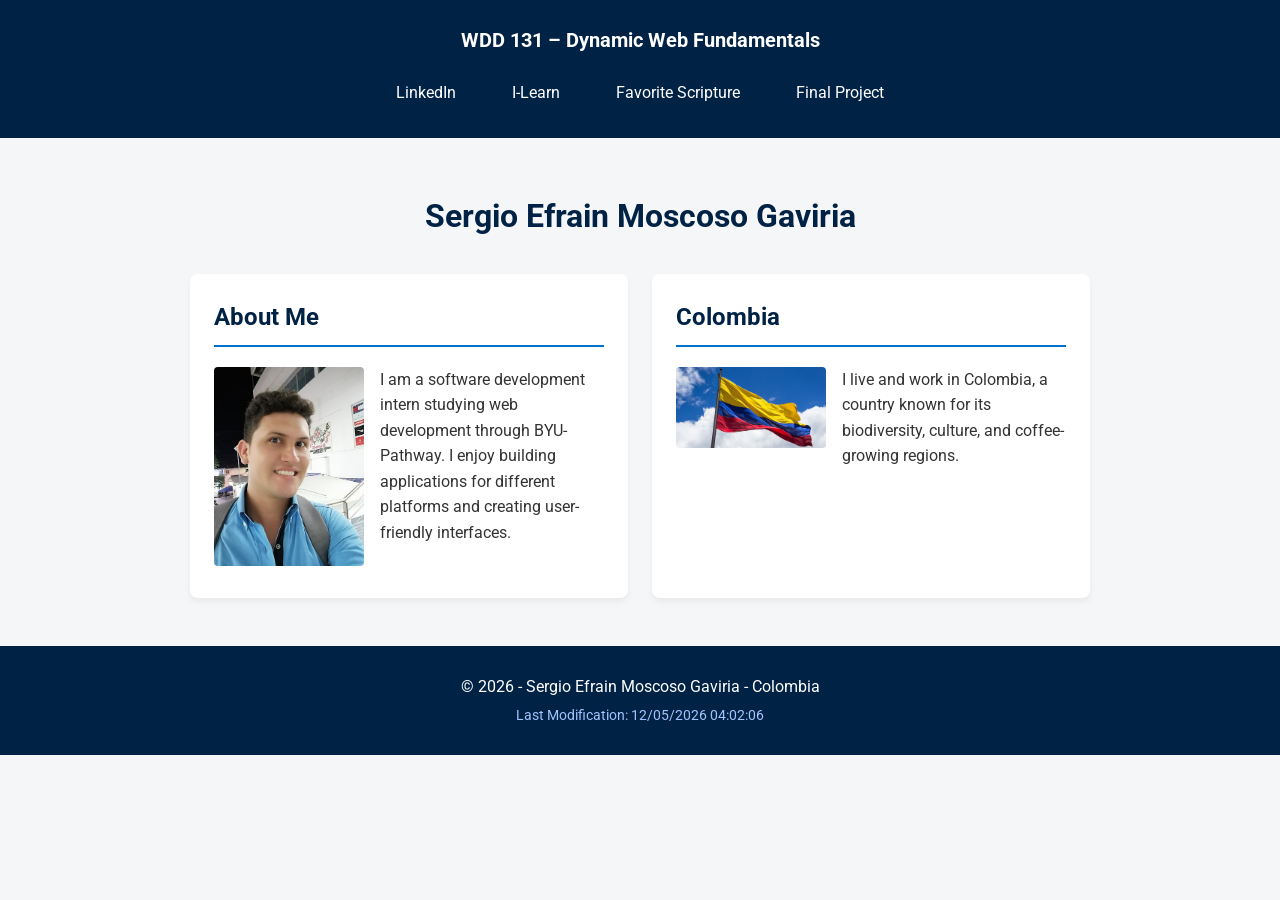
<file: index.html>
<!DOCTYPE html>
<html lang="en">
<head>
    <meta charset="utf-8">
    <meta name="viewport" content="width=device-width, initial-scale=1.0">
    <title>WDD 131 – Dynamic Web Fundamentals – Sergio Efrain Moscoso Gaviria</title>
    <meta name="description" content="Sergio Efrain Moscoso Gaviria's WDD 131 home page, featuring his background, studies, and life in Colombia.">
    <meta name="author" content="Sergio Efrain Moscoso Gaviria">
    
    <link rel="preconnect" href="https://fonts.googleapis.com">
    <link rel="preconnect" href="https://fonts.gstatic.com" crossorigin>
    <link href="https://fonts.googleapis.com/css2?family=Roboto:wght@300;400;700&display=swap" rel="stylesheet">
    
    <link rel="stylesheet" href="styles/base.css">
    
    <script src="scripts/getdates.js" defer></script>
</head>
<body>
    <header>
        <span id="course-title">WDD 131 – Dynamic Web Fundamentals</span>
        <nav>
            <a href="https://www.linkedin.com/in/sergio-moscoso-584940371/" target="_blank" rel="noopener">LinkedIn</a>
            <a href="https://byupw.instructure.com/" target="_blank" rel="noopener">I-Learn</a>
            <a href="https://www.churchofjesuschrist.org/study/scriptures/dc-testament/dc/4?lang=eng" target="_blank" rel="noopener">Favorite Scripture</a>
            <a href="#" target="_blank">Final Project</a>
        </nav>
    </header>

   <main>
    <h1>Sergio Efrain Moscoso Gaviria</h1>

    <section class="card">
        <h2>About Me</h2>
        <img src="images/profile.jpg" alt="Portrait of Sergio Efrain Moscoso Gaviria">
        <p>I am a software development intern studying web development through BYU-Pathway. I enjoy building applications for different platforms and creating user-friendly interfaces.</p>
    </section>

    <section class="card">
        <h2>Colombia</h2>
        <img src="images/colombia-flag.jpg" alt="Flag of Colombia">
        <p>I live and work in Colombia, a country known for its biodiversity, culture, and coffee-growing regions.</p>
    </section>
</main>

    <footer>
        <p>&copy; <span id="currentyear"></span> - Sergio Efrain Moscoso Gaviria - Colombia</p>
        <p id="lastModified"></p>
    </footer>
</body>
</html>
</file>
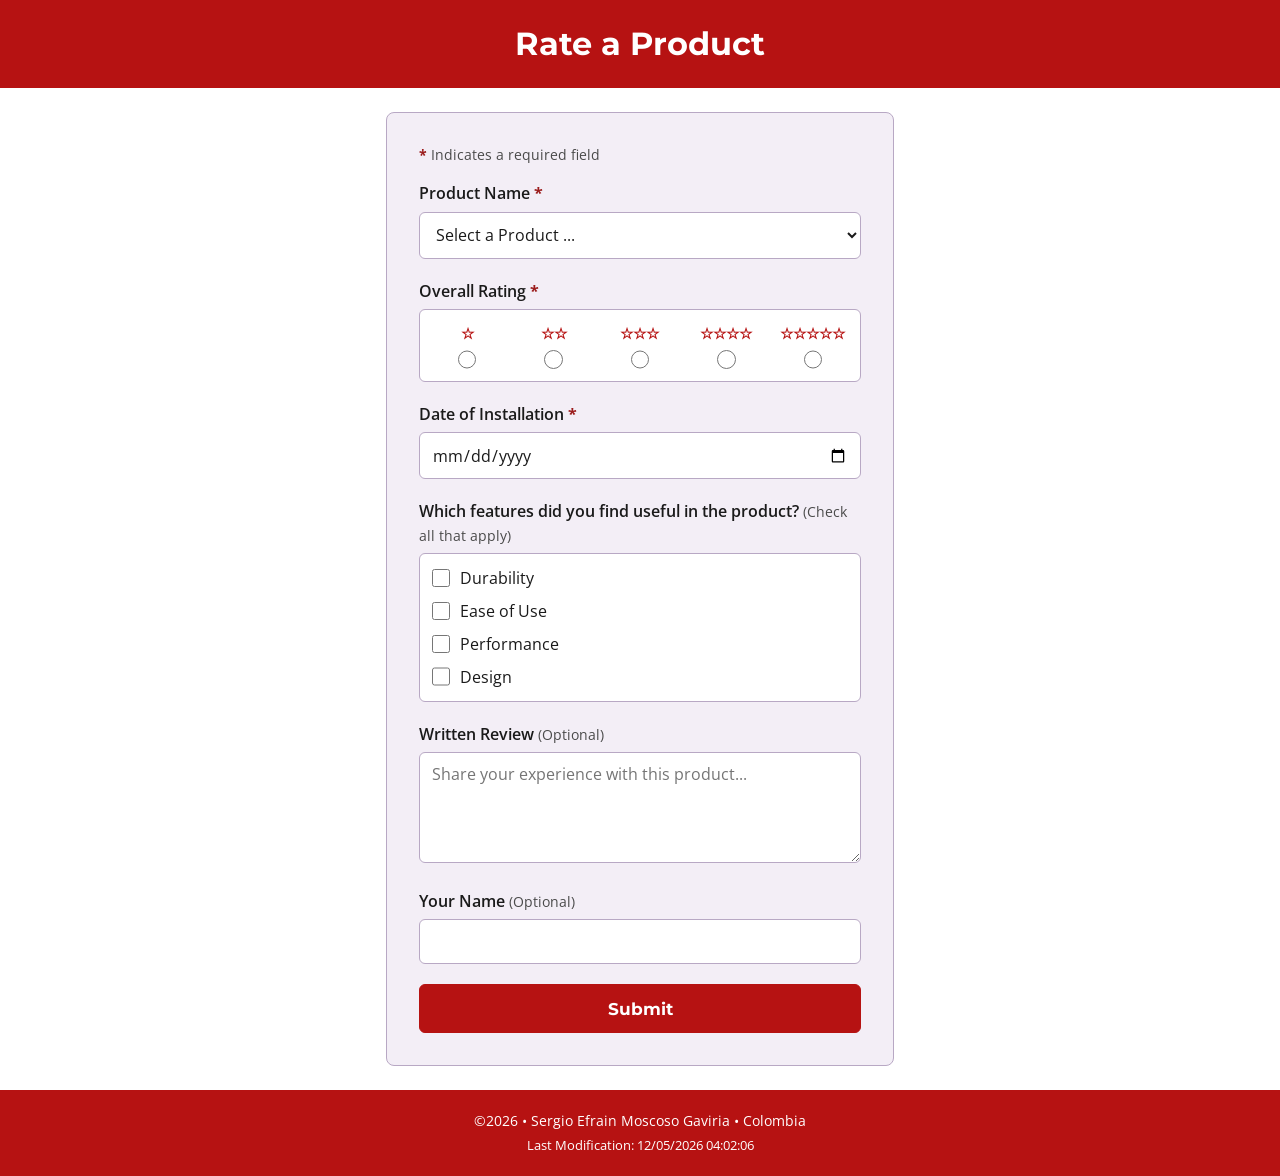
<file: form.html>
<!DOCTYPE html>
<html lang="en">
<head>
  <meta charset="UTF-8">
  <meta name="viewport" content="width=device-width, initial-scale=1.0">
  <title>Product Review Form | WDD 131</title>
  <meta name="description" content="Submit a product review with rating, installation date, useful features, and feedback for WDD 131 Dynamic Web Fundamentals.">
  <meta name="author" content="Sergio Efrain Moscoso Gaviria">
  <link rel="icon" href="data:,">
  <link rel="preconnect" href="https://fonts.googleapis.com">
  <link rel="preconnect" href="https://fonts.gstatic.com" crossorigin>
  <link href="https://fonts.googleapis.com/css2?family=Montserrat:wght@600;700&family=Open+Sans:wght@400;600&display=swap" rel="stylesheet">
  <link rel="stylesheet" href="styles/form.css">
  <script src="scripts/form.js" defer></script>
</head>
<body>
  <header>
    <h1>Rate a Product</h1>
  </header>

  <main>
    <form method="get" action="review.html" class="review-form">
      <p class="required-note"><span class="required-mark" aria-hidden="true">*</span> Indicates a required field</p>

      <div class="form-group">
        <label for="product-name">Product Name <span class="required-mark" aria-hidden="true">*</span></label>
        <select id="product-name" name="productName" required>
          <option value="" disabled selected>Select a Product ...</option>
        </select>
      </div>

      <fieldset class="form-group rating-fieldset">
        <legend>Overall Rating <span class="required-mark" aria-hidden="true">*</span></legend>
        <div class="rating-group">
          <div class="rating-option">
            <label for="rating-1">&star;</label>
            <input type="radio" id="rating-1" name="rating" value="1" required>
          </div>
          <div class="rating-option">
            <label for="rating-2">&star;&star;</label>
            <input type="radio" id="rating-2" name="rating" value="2" required>
          </div>
          <div class="rating-option">
            <label for="rating-3">&star;&star;&star;</label>
            <input type="radio" id="rating-3" name="rating" value="3" required>
          </div>
          <div class="rating-option">
            <label for="rating-4">&star;&star;&star;&star;</label>
            <input type="radio" id="rating-4" name="rating" value="4" required>
          </div>
          <div class="rating-option">
            <label for="rating-5">&star;&star;&star;&star;&star;</label>
            <input type="radio" id="rating-5" name="rating" value="5" required>
          </div>
        </div>
      </fieldset>

      <div class="form-group">
        <label for="install-date">Date of Installation <span class="required-mark" aria-hidden="true">*</span></label>
        <input type="date" id="install-date" name="installDate" required>
      </div>

      <fieldset class="form-group checkbox-fieldset">
        <legend>Which features did you find useful in the product? <span class="optional-note">(Check all that apply)</span></legend>
        <div class="checkbox-list">
          <label class="checkbox-item" for="feature-durability">
            <input type="checkbox" id="feature-durability" name="features" value="Durability">
            <span>Durability</span>
          </label>
          <label class="checkbox-item" for="feature-ease">
            <input type="checkbox" id="feature-ease" name="features" value="Ease of Use">
            <span>Ease of Use</span>
          </label>
          <label class="checkbox-item" for="feature-performance">
            <input type="checkbox" id="feature-performance" name="features" value="Performance">
            <span>Performance</span>
          </label>
          <label class="checkbox-item" for="feature-design">
            <input type="checkbox" id="feature-design" name="features" value="Design">
            <span>Design</span>
          </label>
        </div>
      </fieldset>

      <div class="form-group">
        <label for="written-review">Written Review <span class="optional-note">(Optional)</span></label>
        <textarea id="written-review" name="writtenReview" rows="4" placeholder="Share your experience with this product..."></textarea>
      </div>

      <div class="form-group">
        <label for="user-name">Your Name <span class="optional-note">(Optional)</span></label>
        <input type="text" id="user-name" name="userName" autocomplete="name">
      </div>

      <div class="form-group">
        <input type="submit" value="Submit" class="submit-btn">
      </div>
    </form>
  </main>

  <footer>
    <p>&copy;<span id="currentyear"></span> &bull; Sergio Efrain Moscoso Gaviria &bull; Colombia</p>
    <p id="lastModified"></p>
  </footer>
</body>
</html>
</file>
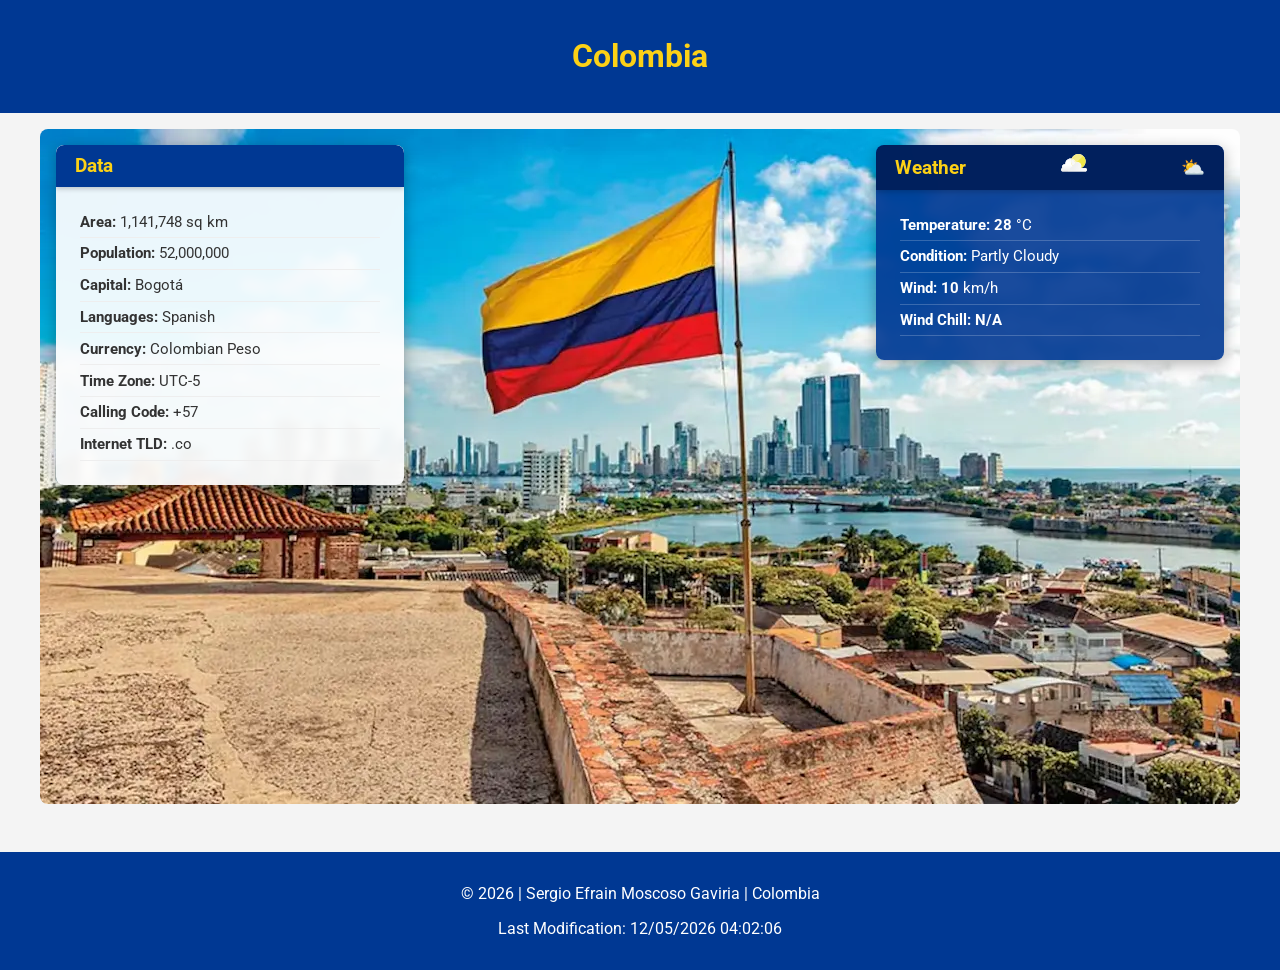
<file: place.html>
<!DOCTYPE html>
<html lang="en">
<head>
    <meta charset="UTF-8">
    <meta name="viewport" content="width=device-width, initial-scale=1.0">
    <title>WDD 131 - Country Page: Colombia</title>
    <meta name="description" content="Country page about Colombia showcasing geography, weather, and key facts for WDD 131.">
    <meta name="author" content="Sergio Efrain Moscoso Gaviria">
    <link rel="preconnect" href="https://fonts.googleapis.com">
    <link rel="preconnect" href="https://fonts.gstatic.com" crossorigin>
    <link href="https://fonts.googleapis.com/css2?family=Roboto:wght@400;700&display=swap" rel="stylesheet">
    <link rel="stylesheet" href="styles/place.css">
    <script src="scripts/place.js" defer></script>
</head>
<body>
    <header>
        <h1>Colombia</h1>
    </header>
    <main>
        <div class="hero">
            <picture>
                <source srcset="images/hero-small.webp" media="(max-width: 500px)">
                <source srcset="images/hero-medium.webp" media="(max-width: 1000px)">
                <img src="images/hero-large.webp" alt="Landscape of Colombia" width="1200" height="675">
            </picture>
        </div>
        <section class="data-card">
            <h2>Data</h2>
            <ul>
                <li><span>Area:</span> 1,141,748 sq km</li>
                <li><span>Population:</span> 52,000,000</li>
                <li><span>Capital:</span> Bogotá</li>
                <li><span>Languages:</span> Spanish</li>
                <li><span>Currency:</span> Colombian Peso</li>
                <li><span>Time Zone:</span> UTC-5</li>
                <li><span>Calling Code:</span> +57</li>
                <li><span>Internet TLD:</span> .co</li>
            </ul>
        </section>
        <section class="weather-card">
            <h2>
                <span>Weather</span>
                <img src="images/weather-icon.svg" alt="Weather Icon" class="weather-icon-title">
            </h2>
            <div class="weather-content">
                <ul class="weather-details">
                    <li><span>Temperature:</span> <span id="temp">28</span> °C</li>
                    <li><span>Condition:</span> Partly Cloudy</li>
                    <li><span>Wind:</span> <span id="wind">10</span> km/h</li>
                    <li><span>Wind Chill:</span> <span id="chill">N/A</span></li>
                </ul>
            </div>
        </section>
    </main>
    <footer>
        <p>&copy; <span id="currentyear"></span> | Sergio Efrain Moscoso Gaviria | Colombia</p>
        <p id="lastModified">Last Modification: <span id="lastModifiedDate"></span></p>
    </footer>
</body>
</html>
</file>
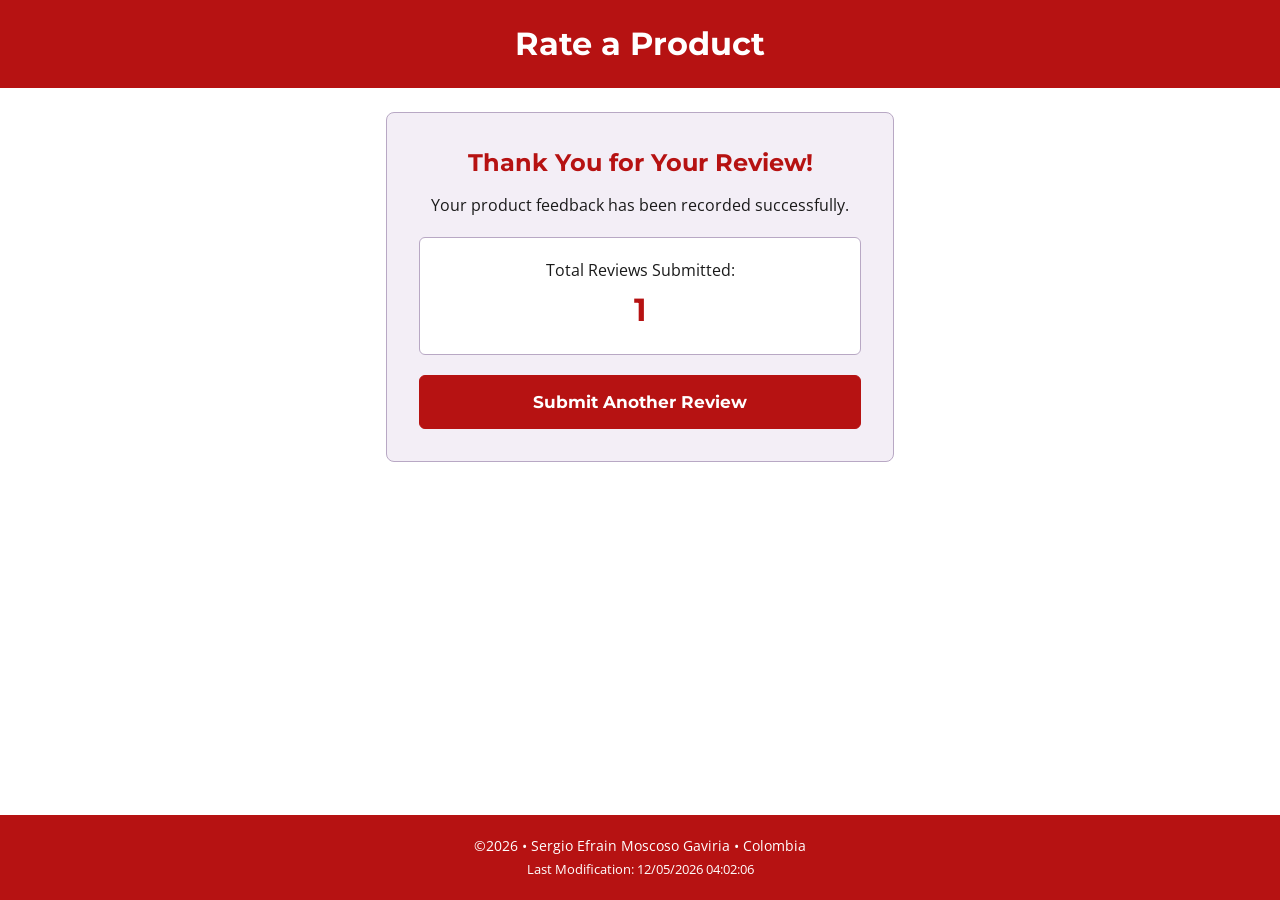
<file: review.html>
<!DOCTYPE html>
<html lang="en">
<head>
  <meta charset="UTF-8">
  <meta name="viewport" content="width=device-width, initial-scale=1.0">
  <title>Review Submitted | WDD 131</title>
  <meta name="description" content="Confirmation page displaying the total number of product reviews submitted using localStorage.">
  <meta name="author" content="Sergio Efrain Moscoso Gaviria">
  <link rel="icon" href="data:,">
  <link rel="preconnect" href="https://fonts.googleapis.com">
  <link rel="preconnect" href="https://fonts.gstatic.com" crossorigin>
  <link href="https://fonts.googleapis.com/css2?family=Montserrat:wght@600;700&family=Open+Sans:wght@400;600&display=swap" rel="stylesheet">
  <link rel="stylesheet" href="styles/form.css">
  <script src="scripts/form.js" defer></script>
</head>
<body>
  <header>
    <h1>Rate a Product</h1>
  </header>

  <main>
    <section class="confirmation-card">
      <h2>Thank You for Your Review!</h2>
      <p>Your product feedback has been recorded successfully.</p>
      <div class="counter-box">
        <p>Total Reviews Submitted:</p>
        <p class="counter-number"><span id="review-count">0</span></p>
      </div>
      <a href="form.html" class="back-link">Submit Another Review</a>
    </section>
  </main>

  <footer>
    <p>&copy;<span id="currentyear"></span> &bull; Sergio Efrain Moscoso Gaviria &bull; Colombia</p>
    <p id="lastModified"></p>
  </footer>
</body>
</html>
</file>
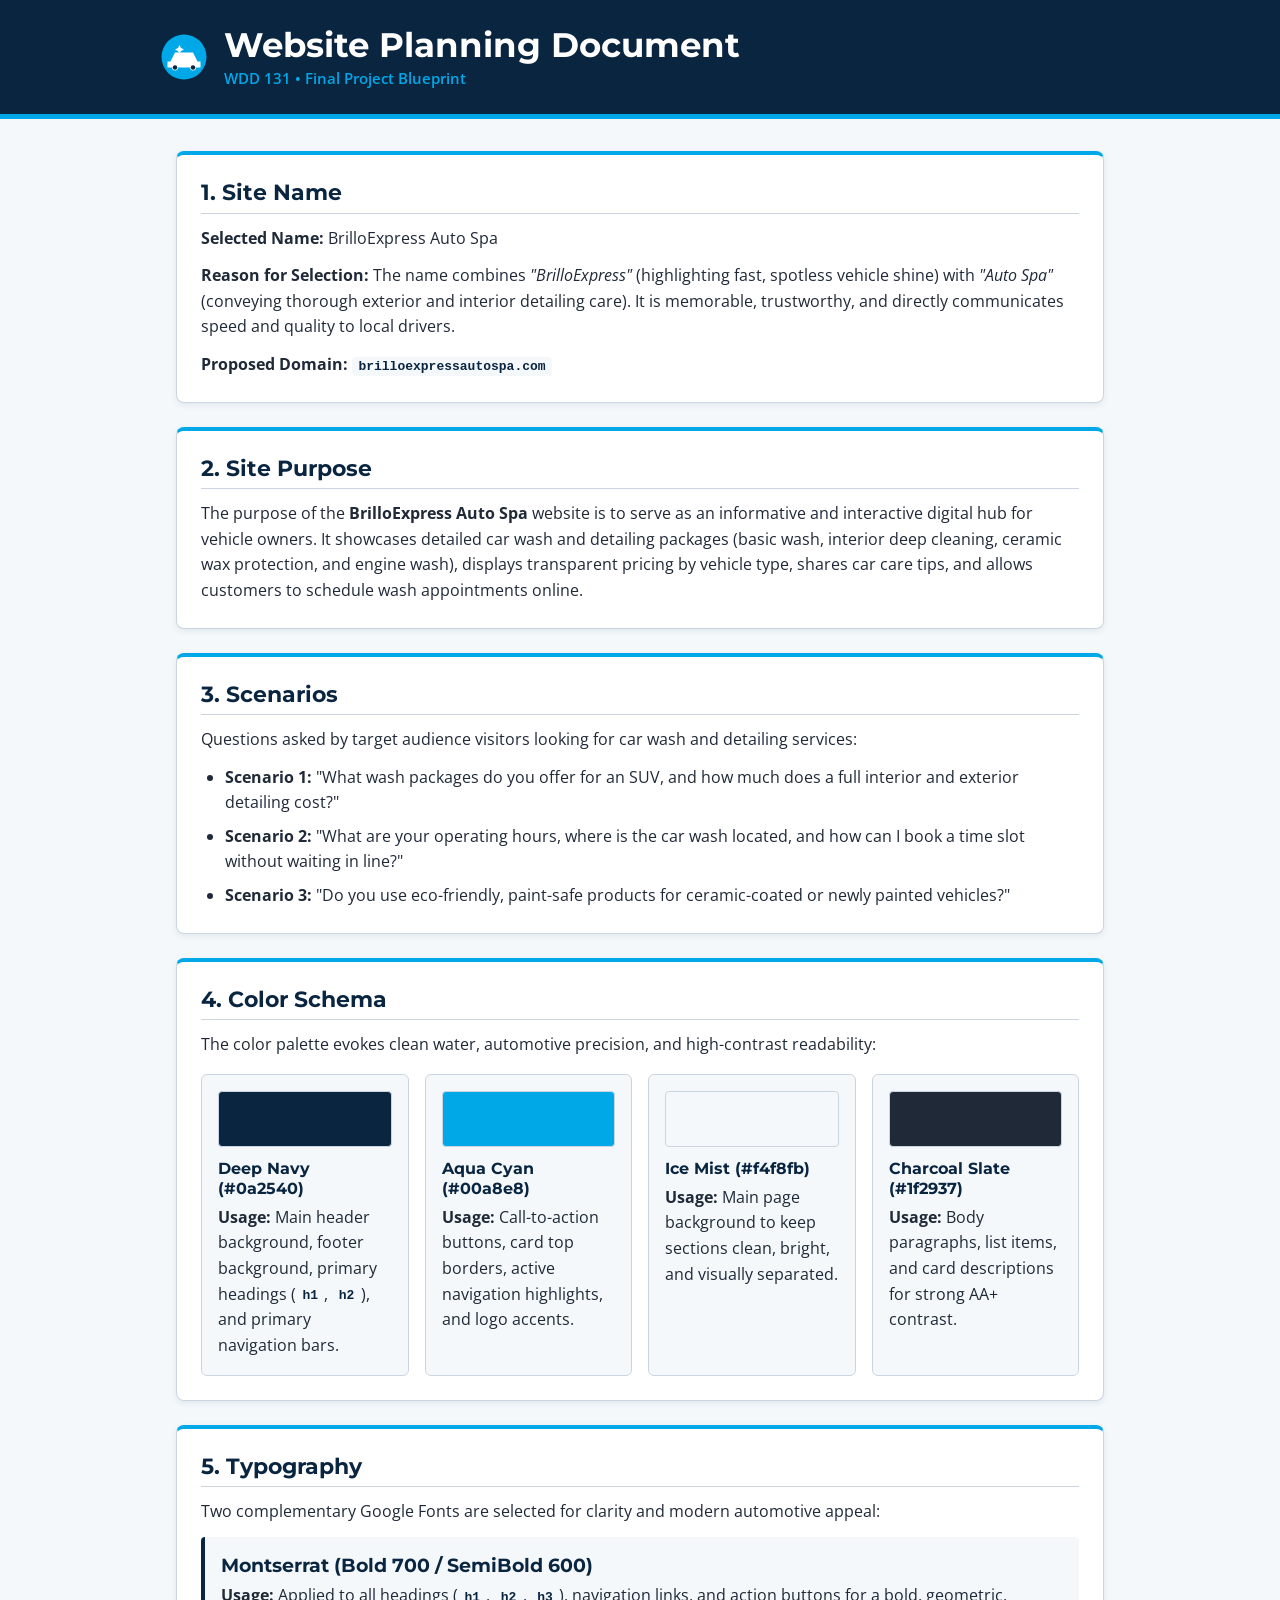
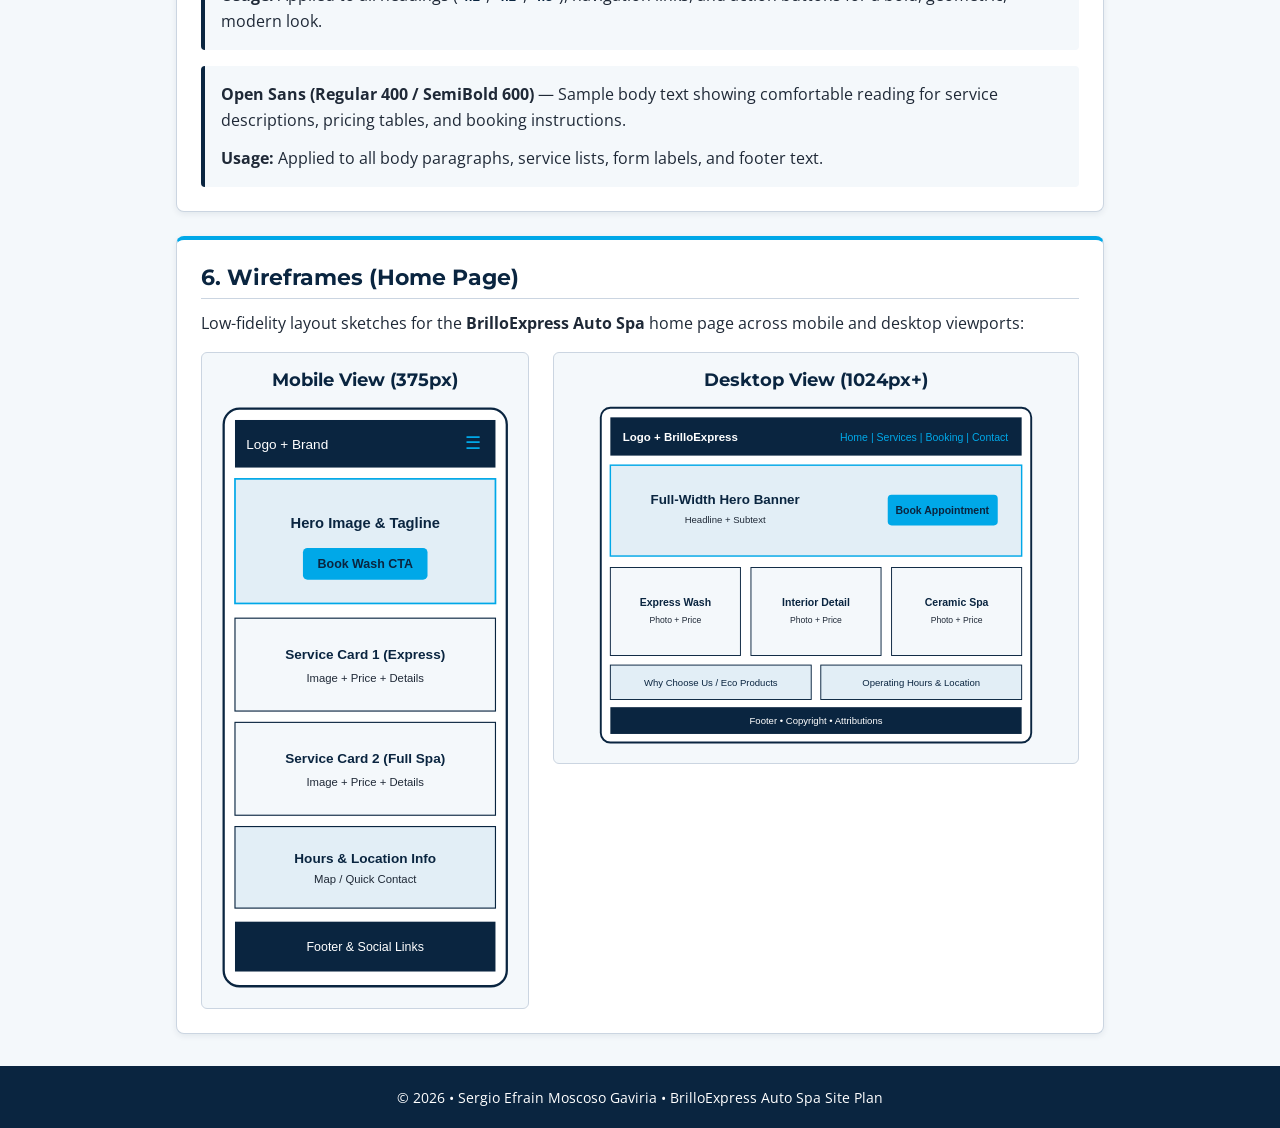
<file: project/siteplan.html>
<!DOCTYPE html>
<html lang="en">
<head>
  <meta charset="UTF-8">
  <meta name="viewport" content="width=device-width, initial-scale=1.0">
  <title>Site Plan | BrilloExpress Auto Spa</title>
  <meta name="description" content="Website planning document for BrilloExpress Auto Spa, detailing site purpose, user scenarios, color scheme, typography, and responsive wireframes.">
  <meta name="author" content="Sergio Efrain Moscoso Gaviria">
  <link rel="icon" href="data:,">
  <link rel="preconnect" href="https://fonts.googleapis.com">
  <link rel="preconnect" href="https://fonts.gstatic.com" crossorigin>
  <link href="https://fonts.googleapis.com/css2?family=Montserrat:wght@600;700&family=Open+Sans:wght@400;600&display=swap" rel="stylesheet">
  <link rel="stylesheet" href="styles/siteplan.css">
</head>
<body>
  <header>
    <div class="header-content">
      <svg class="logo-icon" viewBox="0 0 64 64" width="48" height="48" aria-hidden="true">
        <circle cx="32" cy="32" r="30" fill="#00a8e8"/>
        <path d="M14 38 L20 26 H44 L50 38 H54 V46 H48 A4 4 0 0 1 40 46 H24 A4 4 0 0 1 16 46 H10 V38 Z" fill="#ffffff"/>
        <circle cx="20" cy="46" r="3" fill="#0a2540"/>
        <circle cx="44" cy="46" r="3" fill="#0a2540"/>
        <path d="M26 16 L28 20 L32 22 L28 24 L26 28 L24 24 L20 22 L24 20 Z" fill="#ffffff"/>
      </svg>
      <div>
        <h1>Website Planning Document</h1>
        <p class="subtitle">WDD 131 &bull; Final Project Blueprint</p>
      </div>
    </div>
  </header>

  <main>
    <section class="plan-card" id="site-name">
      <h2>1. Site Name</h2>
      <p><strong>Selected Name:</strong> BrilloExpress Auto Spa</p>
      <p><strong>Reason for Selection:</strong> The name combines <em>"BrilloExpress"</em> (highlighting fast, spotless vehicle shine) with <em>"Auto Spa"</em> (conveying thorough exterior and interior detailing care). It is memorable, trustworthy, and directly communicates speed and quality to local drivers.</p>
      <p><strong>Proposed Domain:</strong> <code>brilloexpressautospa.com</code></p>
    </section>

    <section class="plan-card" id="site-purpose">
      <h2>2. Site Purpose</h2>
      <p>The purpose of the <strong>BrilloExpress Auto Spa</strong> website is to serve as an informative and interactive digital hub for vehicle owners. It showcases detailed car wash and detailing packages (basic wash, interior deep cleaning, ceramic wax protection, and engine wash), displays transparent pricing by vehicle type, shares car care tips, and allows customers to schedule wash appointments online.</p>
    </section>

    <section class="plan-card" id="scenarios">
      <h2>3. Scenarios</h2>
      <p>Questions asked by target audience visitors looking for car wash and detailing services:</p>
      <ul>
        <li><strong>Scenario 1:</strong> "What wash packages do you offer for an SUV, and how much does a full interior and exterior detailing cost?"</li>
        <li><strong>Scenario 2:</strong> "What are your operating hours, where is the car wash located, and how can I book a time slot without waiting in line?"</li>
        <li><strong>Scenario 3:</strong> "Do you use eco-friendly, paint-safe products for ceramic-coated or newly painted vehicles?"</li>
      </ul>
    </section>

    <section class="plan-card" id="color-schema">
      <h2>4. Color Schema</h2>
      <p>The color palette evokes clean water, automotive precision, and high-contrast readability:</p>
      <div class="color-grid">
        <div class="color-swatch">
          <div class="swatch-box swatch-primary"></div>
          <h3>Deep Navy (#0a2540)</h3>
          <p><strong>Usage:</strong> Main header background, footer background, primary headings (<code>h1</code>, <code>h2</code>), and primary navigation bars.</p>
        </div>
        <div class="color-swatch">
          <div class="swatch-box swatch-accent"></div>
          <h3>Aqua Cyan (#00a8e8)</h3>
          <p><strong>Usage:</strong> Call-to-action buttons, card top borders, active navigation highlights, and logo accents.</p>
        </div>
        <div class="color-swatch">
          <div class="swatch-box swatch-bg"></div>
          <h3>Ice Mist (#f4f8fb)</h3>
          <p><strong>Usage:</strong> Main page background to keep sections clean, bright, and visually separated.</p>
        </div>
        <div class="color-swatch">
          <div class="swatch-box swatch-text"></div>
          <h3>Charcoal Slate (#1f2937)</h3>
          <p><strong>Usage:</strong> Body paragraphs, list items, and card descriptions for strong AA+ contrast.</p>
        </div>
      </div>
    </section>

    <section class="plan-card" id="typography">
      <h2>5. Typography</h2>
      <p>Two complementary Google Fonts are selected for clarity and modern automotive appeal:</p>
      <div class="typography-samples">
        <div class="font-box">
          <h3 class="heading-font-demo">Montserrat (Bold 700 / SemiBold 600)</h3>
          <p><strong>Usage:</strong> Applied to all headings (<code>h1</code>, <code>h2</code>, <code>h3</code>), navigation links, and action buttons for a bold, geometric, modern look.</p>
        </div>
        <div class="font-box">
          <p class="body-font-demo"><strong>Open Sans (Regular 400 / SemiBold 600)</strong> &mdash; Sample body text showing comfortable reading for service descriptions, pricing tables, and booking instructions.</p>
          <p><strong>Usage:</strong> Applied to all body paragraphs, service lists, form labels, and footer text.</p>
        </div>
      </div>
    </section>

    <section class="plan-card" id="wireframes">
      <h2>6. Wireframes (Home Page)</h2>
      <p>Low-fidelity layout sketches for the <strong>BrilloExpress Auto Spa</strong> home page across mobile and desktop viewports:</p>
      <div class="wireframe-grid">
        <div class="wireframe-container">
          <h3>Mobile View (375px)</h3>
          <svg class="wireframe-svg" viewBox="0 0 260 520" role="img" aria-label="Mobile wireframe sketch showing stacked header, hero banner, service cards, and footer">
            <rect x="5" y="5" width="250" height="510" rx="14" fill="#ffffff" stroke="#0a2540" stroke-width="2"/>
            <!-- Header -->
            <rect x="15" y="15" width="230" height="42" fill="#0a2540"/>
            <text x="25" y="41" fill="#ffffff" font-size="12" font-family="sans-serif">Logo + Brand</text>
            <text x="218" y="41" fill="#00a8e8" font-size="16" font-family="sans-serif">&#9776;</text>
            <!-- Hero -->
            <rect x="15" y="67" width="230" height="110" fill="#e2eef6" stroke="#00a8e8" stroke-width="1.5"/>
            <text x="130" y="110" text-anchor="middle" fill="#0a2540" font-size="13" font-weight="bold" font-family="sans-serif">Hero Image &amp; Tagline</text>
            <rect x="75" y="128" width="110" height="28" rx="4" fill="#00a8e8"/>
            <text x="130" y="146" text-anchor="middle" fill="#0a2540" font-size="11" font-weight="bold" font-family="sans-serif">Book Wash CTA</text>
            <!-- Service Card 1 -->
            <rect x="15" y="190" width="230" height="82" fill="#f4f8fb" stroke="#0a2540" stroke-width="1"/>
            <text x="130" y="226" text-anchor="middle" fill="#0a2540" font-size="12" font-weight="bold" font-family="sans-serif">Service Card 1 (Express)</text>
            <text x="130" y="246" text-anchor="middle" fill="#1f2937" font-size="10" font-family="sans-serif">Image + Price + Details</text>
            <!-- Service Card 2 -->
            <rect x="15" y="282" width="230" height="82" fill="#f4f8fb" stroke="#0a2540" stroke-width="1"/>
            <text x="130" y="318" text-anchor="middle" fill="#0a2540" font-size="12" font-weight="bold" font-family="sans-serif">Service Card 2 (Full Spa)</text>
            <text x="130" y="338" text-anchor="middle" fill="#1f2937" font-size="10" font-family="sans-serif">Image + Price + Details</text>
            <!-- Promo / Hours -->
            <rect x="15" y="374" width="230" height="72" fill="#e2eef6" stroke="#0a2540" stroke-width="1"/>
            <text x="130" y="406" text-anchor="middle" fill="#0a2540" font-size="12" font-weight="bold" font-family="sans-serif">Hours &amp; Location Info</text>
            <text x="130" y="424" text-anchor="middle" fill="#1f2937" font-size="10" font-family="sans-serif">Map / Quick Contact</text>
            <!-- Footer -->
            <rect x="15" y="458" width="230" height="44" fill="#0a2540"/>
            <text x="130" y="484" text-anchor="middle" fill="#ffffff" font-size="11" font-family="sans-serif">Footer &amp; Social Links</text>
          </svg>
        </div>

        <div class="wireframe-container">
          <h3>Desktop View (1024px+)</h3>
          <svg class="wireframe-svg" viewBox="0 0 460 360" role="img" aria-label="Desktop wireframe sketch showing horizontal navigation, wide hero banner, three-column service grid, and footer">
            <rect x="5" y="5" width="450" height="350" rx="10" fill="#ffffff" stroke="#0a2540" stroke-width="2"/>
            <!-- Header & Horizontal Nav -->
            <rect x="15" y="15" width="430" height="40" fill="#0a2540"/>
            <text x="28" y="40" fill="#ffffff" font-size="12" font-weight="bold" font-family="sans-serif">Logo + BrilloExpress</text>
            <text x="255" y="40" fill="#00a8e8" font-size="11" font-family="sans-serif">Home | Services | Booking | Contact</text>
            <!-- Hero Banner -->
            <rect x="15" y="65" width="430" height="95" fill="#e2eef6" stroke="#00a8e8" stroke-width="1.5"/>
            <text x="135" y="106" text-anchor="middle" fill="#0a2540" font-size="14" font-weight="bold" font-family="sans-serif">Full-Width Hero Banner</text>
            <text x="135" y="125" text-anchor="middle" fill="#1f2937" font-size="10" font-family="sans-serif">Headline + Subtext</text>
            <rect x="305" y="96" width="115" height="32" rx="4" fill="#00a8e8"/>
            <text x="362" y="116" text-anchor="middle" fill="#0a2540" font-size="11" font-weight="bold" font-family="sans-serif">Book Appointment</text>
            <!-- 3-Column Service Cards -->
            <rect x="15" y="172" width="136" height="92" fill="#f4f8fb" stroke="#0a2540" stroke-width="1"/>
            <text x="83" y="212" text-anchor="middle" fill="#0a2540" font-size="11" font-weight="bold" font-family="sans-serif">Express Wash</text>
            <text x="83" y="230" text-anchor="middle" fill="#1f2937" font-size="9" font-family="sans-serif">Photo + Price</text>

            <rect x="162" y="172" width="136" height="92" fill="#f4f8fb" stroke="#0a2540" stroke-width="1"/>
            <text x="230" y="212" text-anchor="middle" fill="#0a2540" font-size="11" font-weight="bold" font-family="sans-serif">Interior Detail</text>
            <text x="230" y="230" text-anchor="middle" fill="#1f2937" font-size="9" font-family="sans-serif">Photo + Price</text>

            <rect x="309" y="172" width="136" height="92" fill="#f4f8fb" stroke="#0a2540" stroke-width="1"/>
            <text x="377" y="212" text-anchor="middle" fill="#0a2540" font-size="11" font-weight="bold" font-family="sans-serif">Ceramic Spa</text>
            <text x="377" y="230" text-anchor="middle" fill="#1f2937" font-size="9" font-family="sans-serif">Photo + Price</text>
            <!-- 2-Column Info Section -->
            <rect x="15" y="274" width="210" height="36" fill="#e2eef6" stroke="#0a2540" stroke-width="1"/>
            <text x="120" y="296" text-anchor="middle" fill="#0a2540" font-size="10" font-family="sans-serif">Why Choose Us / Eco Products</text>

            <rect x="235" y="274" width="210" height="36" fill="#e2eef6" stroke="#0a2540" stroke-width="1"/>
            <text x="340" y="296" text-anchor="middle" fill="#0a2540" font-size="10" font-family="sans-serif">Operating Hours &amp; Location</text>
            <!-- Footer -->
            <rect x="15" y="318" width="430" height="28" fill="#0a2540"/>
            <text x="230" y="336" text-anchor="middle" fill="#ffffff" font-size="10" font-family="sans-serif">Footer &bull; Copyright &bull; Attributions</text>
          </svg>
        </div>
      </div>
    </section>
  </main>

  <footer>
    <p>&copy; 2026 &bull; Sergio Efrain Moscoso Gaviria &bull; BrilloExpress Auto Spa Site Plan</p>
  </footer>
</body>
</html>
</file>
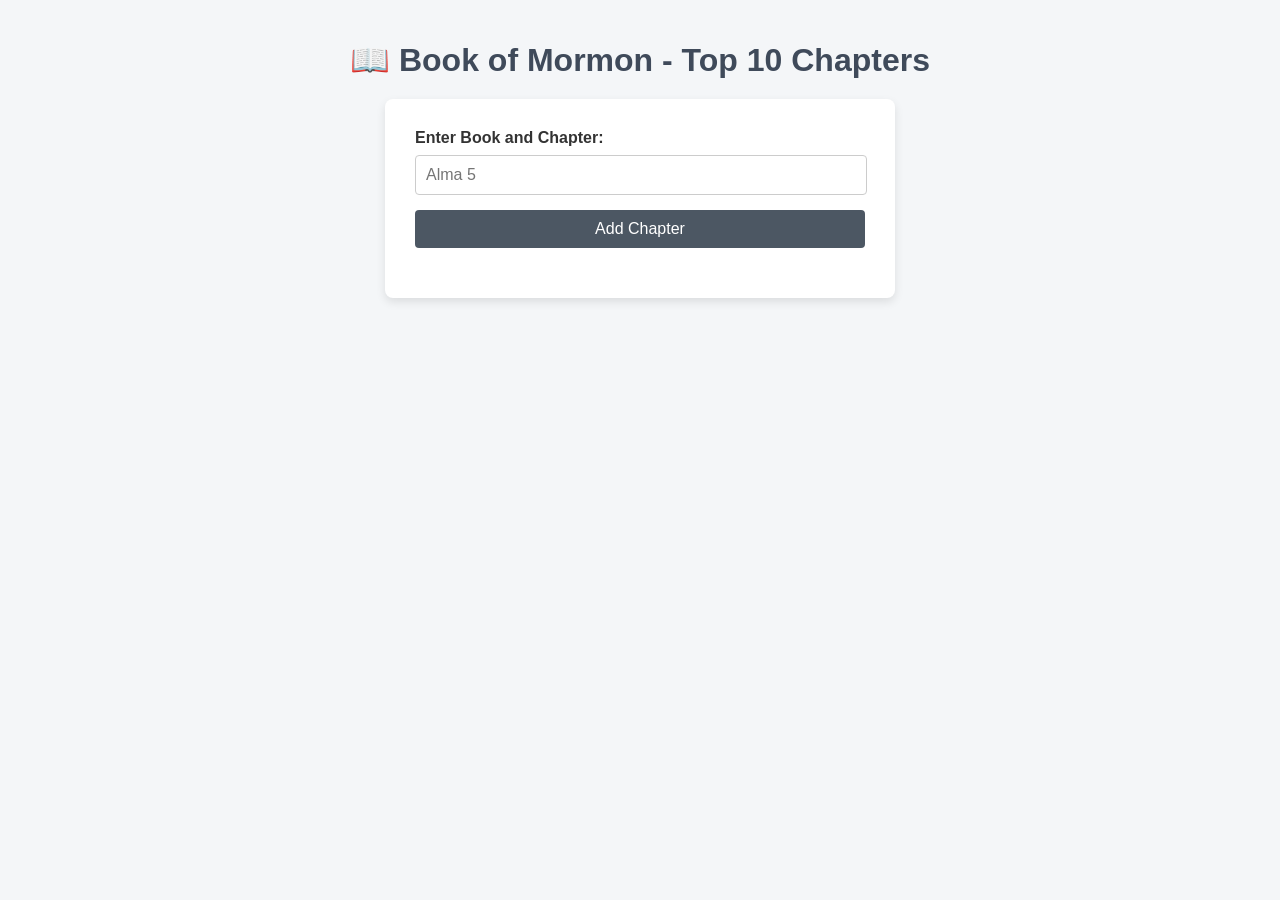
<file: week02/bom.html>
<!DOCTYPE html>
<html lang="es">
<head>
    <meta charset="utf-8">
    <meta name="viewport" content="width=device-width, initial-scale=1.0">
    <title>WDD 131 – Book of Mormon - Top 10 Chapters</title>
    <meta name="description" content="Aplicación de la lista Top 10 del Libro de Mormón para practicar eventos del DOM.">
    <meta name="author" content="Sergio Moscoso">
    
    <link rel="stylesheet" href="styles/bom.css">
    <script src="scripts/bom.js" defer></script>
</head>
<body>
    <h1>📖 Book of Mormon - Top 10 Chapters</h1>
    <main>
        <label for="favchap">Enter Book and Chapter: </label>
        <input type="text" id="favchap" placeholder="Alma 5">
        <button id="submit">Add Chapter</button>
        <ul id="list"></ul>
    </main>
</body>
</html>
</file>
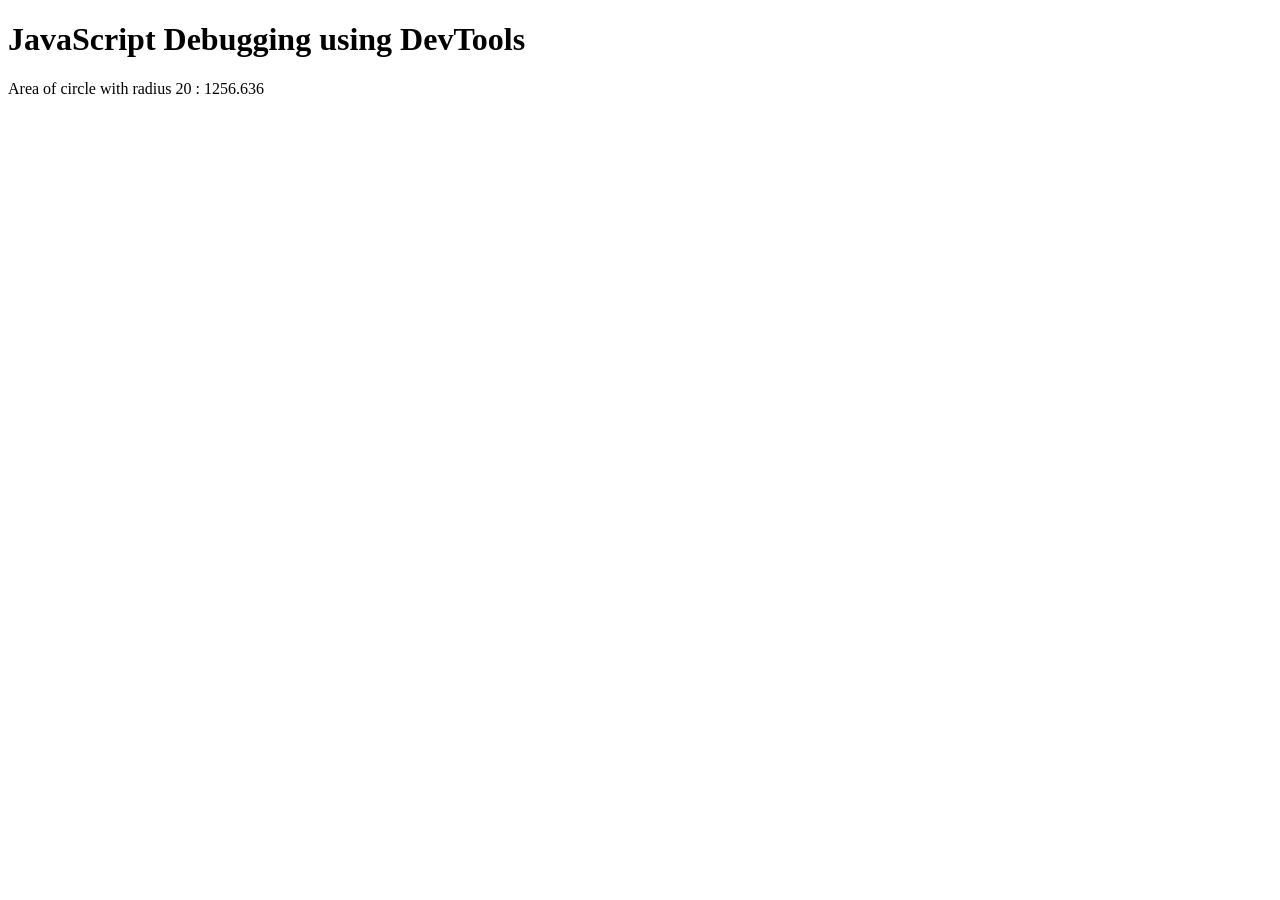
<file: week02/debugging.html>
<!DOCTYPE html>
<html lang="es">
<head>
    <meta charset="utf-8">
    <meta name="viewport" content="width=device-width, initial-scale=1.0">
    <title>WDD 131 – JavaScript Debugging Activity</title>
    <meta name="description" content="Actividad de depuración de JavaScript en WDD 131.">
    <meta name="author" content="Sergio Moscoso">
    
    <script src="scripts/debugging.js" defer></script>
</head>
<body>
    <h1>JavaScript Debugging using DevTools</h1>
    <p>Area of circle with radius <span id="radius"></span> : <span id="area"></span></p>
</body>
</html>
</file>
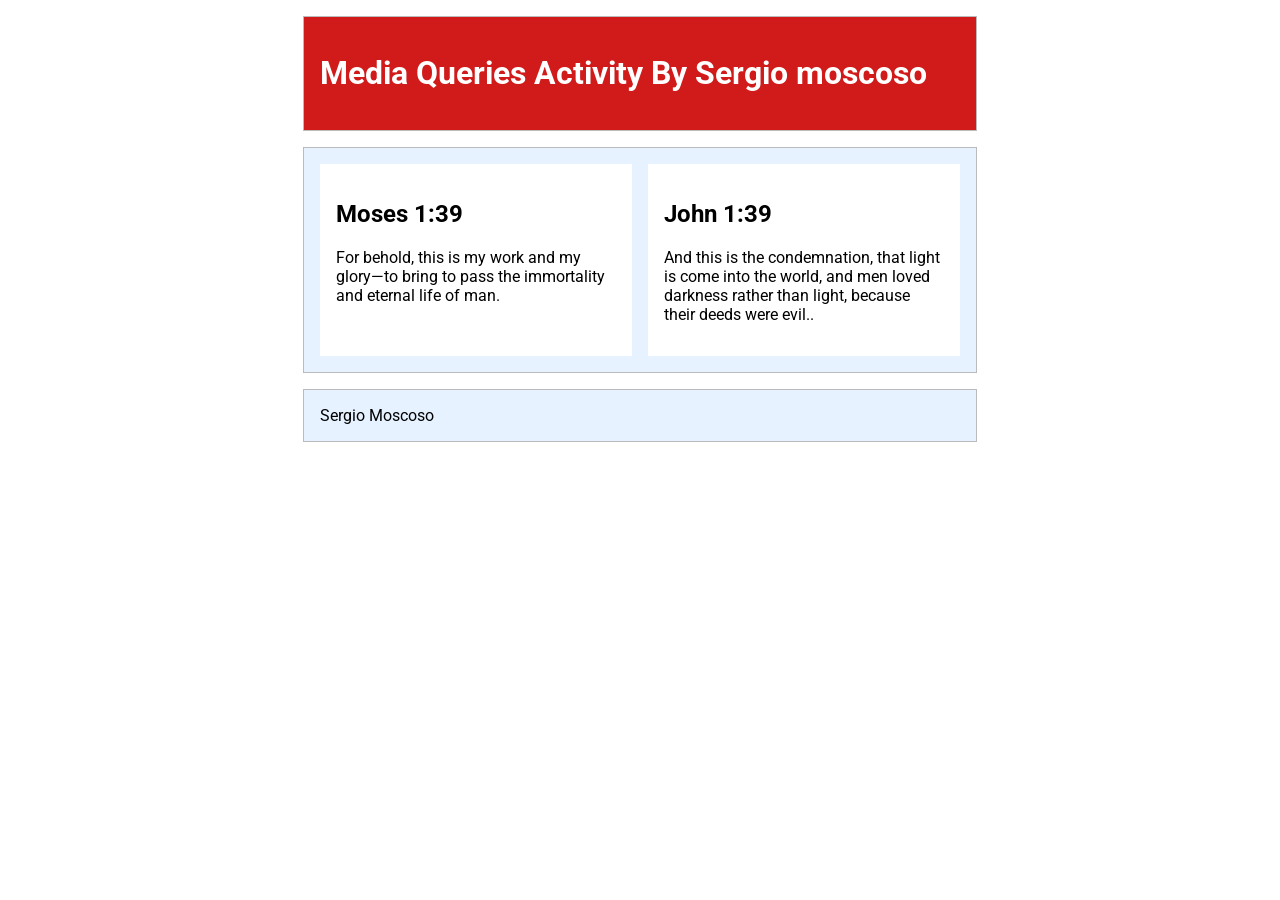
<file: week02/media-query.html>
<!DOCTYPE html>
<html lang="es">
<head>
    <meta charset="utf-8">
    <meta name="viewport" content="width=device-width, initial-scale=1.0">
    <title>WDD 131 – Media Queries Activity By Sergio moscoso</title>
    <meta name="description" content="CSS Media Queries Learning Activity in WDD 131.">
    <meta name="author" content="Sergio Moscoso">
    
    <link rel="preconnect" href="https://fonts.googleapis.com">
    <link rel="preconnect" href="https://fonts.gstatic.com" crossorigin>
    <link href="https://fonts.googleapis.com/css2?family=Roboto&display=swap" rel="stylesheet">
    
    <link rel="stylesheet" href="styles/media-query.css">
    <link rel="stylesheet" href="styles/media-query-large.css">
</head>
<body>
    <header>
        <h1>Media Queries Activity By Sergio moscoso</h1>
    </header>
    <main>
        <section>
            <h2>Moses 1:39</h2>
            <p>For behold, this is my work and my glory—to bring to pass the immortality and eternal life of man.</p>
        </section>
        <section>
            <h2>John 1:39</h2>
            <p>And this is the condemnation, that light is come into the world, and men loved darkness rather than light, because their deeds were evil..</p>
        </section>
    </main>
    <footer>
        Sergio Moscoso
    </footer>
</body>
</html>
</file>
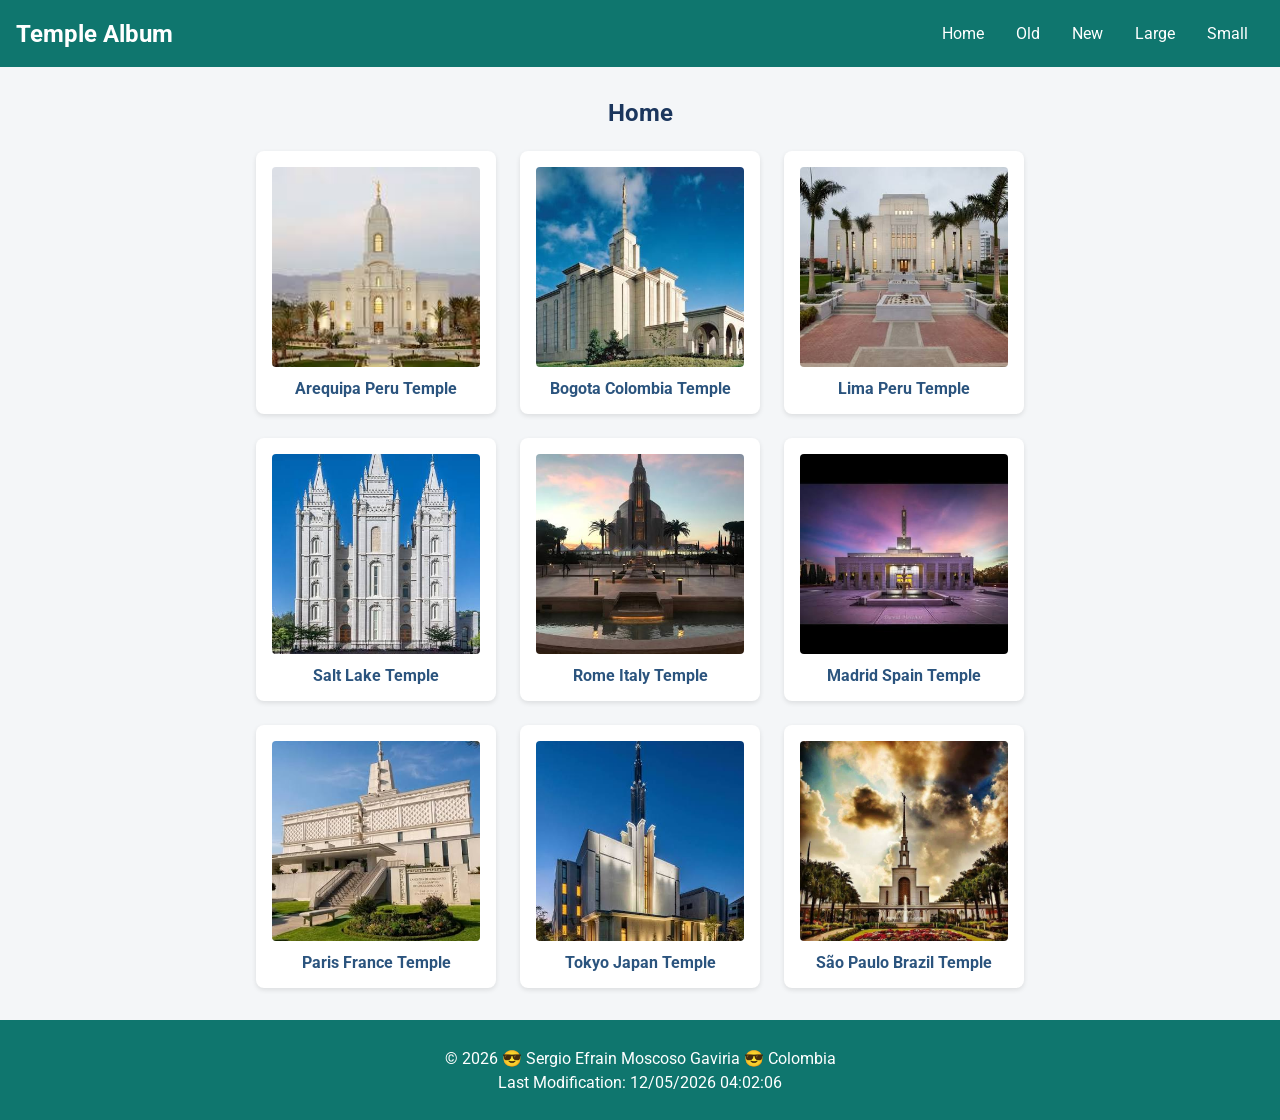
<file: week02/temples.html>
<!DOCTYPE html>
<html lang="en">
<head>
    <meta charset="UTF-8">
    <meta name="viewport" content="width=device-width, initial-scale=1.0">
    <title>WDD 131 - Picture Album - Sergio Moscoso</title>
    <meta name="description" content="WDD 131 Week 02 Assignment - Picture Album showcasing various temples using responsive design, CSS Grid, Flexbox, and JavaScript.">
    <meta name="author" content="Sergio Moscoso">
    
    <link rel="preconnect" href="https://fonts.googleapis.com">
    <link rel="preconnect" href="https://fonts.gstatic.com" crossorigin>
    <link href="https://fonts.googleapis.com/css2?family=Roboto:wght@300;400;700&display=swap" rel="stylesheet">

    <link rel="stylesheet" href="styles/temples.css">
    <link rel="stylesheet" href="styles/temples-large.css">

    <script src="scripts/temples.js" defer></script>
</head>
<body>
    <header>
        <h1>Temple Album</h1>
        <button id="menu" aria-label="Open Navigation Menu"></button>
        <nav>
            <ul class="navigation">
                <li><a href="#">Home</a></li>
                <li><a href="#">Old</a></li>
                <li><a href="#">New</a></li>
                <li><a href="#">Large</a></li>
                <li><a href="#">Small</a></li>
            </ul>
        </nav>
    </header>

    <main>
        <h2>Home</h2>
        <div class="res-grid">
            <figure>
                <img src="images/arequipa.jpg" alt="Arequipa Peru Temple" loading="lazy">
                <figcaption>Arequipa Peru Temple</figcaption>
            </figure>
            <figure>
                <img src="images/bogota.jpg" alt="Bogota Colombia Temple" loading="lazy">
                <figcaption>Bogota Colombia Temple</figcaption>
            </figure>
            <figure>
                <img src="images/lima.jpg" alt="Lima Peru Temple" loading="lazy">
                <figcaption>Lima Peru Temple</figcaption>
            </figure>
            <figure>
                <img src="images/salt_lake.jpg" alt="Salt Lake Temple" loading="lazy">
                <figcaption>Salt Lake Temple</figcaption>
            </figure>
            <figure>
                <img src="images/roma_italia.jpg" alt="Rome Italy Temple" loading="lazy">
                <figcaption>Rome Italy Temple</figcaption>
            </figure>
            <figure>
                <img src="images/madrid.jpg" alt="Madrid Spain Temple" loading="lazy">
                <figcaption>Madrid Spain Temple</figcaption>
            </figure>
            <figure>
                <img src="images/paris.jpg" alt="Paris France Temple" loading="lazy">
                <figcaption>Paris France Temple</figcaption>
            </figure>
            <figure>
                <img src="images/tokio.jpg" alt="Tokyo Japan Temple" loading="lazy">
                <figcaption>Tokyo Japan Temple</figcaption>
            </figure>
            <figure>
                <img src="images/brazil.jpg" alt="São Paulo Brazil Temple" loading="lazy">
                <figcaption>São Paulo Brazil Temple</figcaption>
            </figure>
        </div>
    </main>

    <footer>
        <p>&copy; <span id="currentyear"></span> 😎 Sergio Efrain Moscoso Gaviria  😎 Colombia</p>
        <p id="lastModified"></p>
    </footer>
</body>
</html>
</file>
<file: styles/base.css>
:root {
    --primary-color: #002244;
    --secondary-color: #0072CE;
    --background-color: #f4f6f8;
    --card-background: #ffffff;
    --text-color: #333333;
}

body {
    font-family: 'Roboto', sans-serif;
    margin: 0;
    padding: 0;
    background-color: var(--background-color);
    color: var(--text-color);
    line-height: 1.6;
}

header {
    background-color: var(--primary-color);
    color: #ffffff;
    padding: 1.5rem;
    text-align: center;
}

#course-title {
    display: block;
    font-size: 1.25rem;
    font-weight: 700;
    margin-bottom: 1rem;
}

nav {
    display: flex;
    justify-content: center;
    gap: 1.5rem;
    flex-wrap: wrap;
}

nav a {
    color: #ffffff;
    text-decoration: none;
    font-weight: 400;
    padding: 0.5rem 1rem;
    transition: background-color 0.2s ease, transform 0.2s ease;
    border-radius: 4px;
}

nav a:hover {
    background-color: var(--secondary-color);
    transform: translateY(-2px);
}

main {
    max-width: 900px;
    margin: 2rem auto;
    padding: 0 1rem;
    display: grid;
    grid-template-columns: 1fr;
    gap: 1.5rem;
}

h1 {
    grid-column: 1 / -1;
    text-align: center;
    color: var(--primary-color);
    margin-bottom: 0.5rem;
}

.card {
    background-color: var(--card-background);
    border-radius: 8px;
    padding: 1.5rem;
    box-shadow: 0 4px 6px rgba(0, 0, 0, 0.05);
}

.card h2 {
    margin-top: 0;
    color: var(--primary-color);
    border-bottom: 2px solid var(--secondary-color);
    padding-bottom: 0.5rem;
}

.card img {
    max-width: 100%;
    height: auto;
    border-radius: 4px;
    float: left;
    margin-right: 1rem;
    margin-bottom: 0.5rem;
    width: 150px;
}

.card p {
    margin: 0;
}

footer {
    background-color: var(--primary-color);
    color: #ffffff;
    text-align: center;
    padding: 1.5rem;
    margin-top: 3rem;
}

footer p {
    margin: 0.25rem 0;
}

#lastModified {
    color: #a0c4ff;
    font-size: 0.9rem;
}

@media (min-width: 768px) {
    main {
        grid-template-columns: 1fr 1fr;
    }
}
</file>
<file: styles/form.css>
:root {
  --primary-color: #b61212;
  --accent-color: #b31d1d;
  --surface-color: #f3eef6;
  --page-bg: #ffffff;
  --input-bg: #ffffff;
  --text-color: #1a1a1a;
  --muted-text: #4a4a4a;
  --border-color: #b8a8c4;
  --required-color: #9b1c1c;
  --heading-font: "Montserrat", sans-serif;
  --body-font: "Open Sans", sans-serif;
}

* {
  box-sizing: border-box;
  margin: 0;
  padding: 0;
}

body {
  font-family: var(--body-font);
  background-color: var(--page-bg);
  color: var(--text-color);
  line-height: 1.5;
  min-height: 100vh;
  display: flex;
  flex-direction: column;
}

header,
footer {
  background-color: var(--primary-color);
  color: var(--page-bg);
  text-align: center;
  padding: 1.25rem 1rem;
}

h1,
h2 {
  font-family: var(--heading-font);
}

h1 {
  font-size: 1.75rem;
  font-weight: 700;
}

main {
  flex: 1;
  width: 100%;
  max-width: 540px;
  margin: 1.5rem auto;
  padding: 0 1rem;
}

.review-form,
.confirmation-card {
  background-color: var(--surface-color);
  border: 1px solid var(--border-color);
  border-radius: 8px;
  padding: 1.5rem;
}

.required-note {
  font-size: 0.85rem;
  color: var(--muted-text);
  margin-bottom: 1rem;
}

.required-mark {
  color: var(--required-color);
  font-weight: 700;
}

.optional-note {
  font-weight: 400;
  font-size: 0.85rem;
  color: var(--muted-text);
}

.form-group {
  margin-bottom: 1.25rem;
  border: none;
}

.form-group:last-child {
  margin-bottom: 0;
}

label,
legend {
  display: block;
  font-weight: 600;
  color: var(--text-color);
  margin-bottom: 0.4rem;
}

select,
input[type="date"],
input[type="text"],
textarea {
  width: 100%;
  padding: 0.65rem 0.75rem;
  font-family: var(--body-font);
  font-size: 1rem;
  color: var(--text-color);
  background-color: var(--input-bg);
  border: 1px solid var(--border-color);
  border-radius: 6px;
}

select:focus,
input:focus,
textarea:focus {
  outline: 2px solid var(--accent-color);
  outline-offset: 1px;
}

.rating-group {
  display: grid;
  grid-template-columns: repeat(5, 1fr);
  gap: 0.5rem;
  background-color: var(--input-bg);
  border: 1px solid var(--border-color);
  border-radius: 6px;
  padding: 0.75rem 0.5rem;
}

.rating-option {
  display: flex;
  flex-direction: column;
  align-items: center;
  gap: 0.35rem;
}

.rating-option label {
  margin-bottom: 0;
  font-size: 0.95rem;
  cursor: pointer;
  color: var(--primary-color);
}

.rating-option input[type="radio"] {
  width: 1.15rem;
  height: 1.15rem;
  accent-color: var(--primary-color);
  cursor: pointer;
}

.checkbox-list {
  display: grid;
  gap: 0.55rem;
  background-color: var(--input-bg);
  border: 1px solid var(--border-color);
  border-radius: 6px;
  padding: 0.75rem;
}

.checkbox-item {
  display: flex;
  align-items: center;
  gap: 0.6rem;
  font-weight: 400;
  margin-bottom: 0;
  cursor: pointer;
}

.checkbox-item input[type="checkbox"] {
  width: 1.15rem;
  height: 1.15rem;
  accent-color: var(--primary-color);
  cursor: pointer;
}

.submit-btn,
.back-link {
  display: block;
  width: 100%;
  padding: 0.85rem 1rem;
  font-family: var(--heading-font);
  font-size: 1.05rem;
  font-weight: 700;
  text-align: center;
  text-decoration: none;
  color: var(--page-bg);
  background-color: var(--primary-color);
  border: 1px solid var(--primary-color);
  border-radius: 6px;
  cursor: pointer;
}

.submit-btn:hover,
.back-link:hover {
  background-color: var(--accent-color);
  border-color: var(--accent-color);
}

.confirmation-card {
  text-align: center;
}

.confirmation-card h2 {
  color: var(--primary-color);
  margin-bottom: 0.75rem;
}

.counter-box {
  background-color: var(--input-bg);
  border: 1px solid var(--border-color);
  border-radius: 6px;
  padding: 1.25rem;
  margin: 1.25rem 0;
}

.counter-number {
  font-family: var(--heading-font);
  font-size: 2rem;
  font-weight: 700;
  color: var(--primary-color);
  margin-top: 0.25rem;
}

footer p {
  font-size: 0.9rem;
}

#lastModified {
  margin-top: 0.25rem;
  font-size: 0.82rem;
}

@media (min-width: 640px) {
  h1 {
    font-size: 2rem;
  }

  .review-form,
  .confirmation-card {
    padding: 2rem;
  }
}
</file>
<file: styles/place.css>
:root {
    --primary-color: #fcd116;
    --secondary-color: #003893;
    --accent-color: #ce1126;
    --bg-color: #f4f4f4;
    --card-bg: rgba(255, 255, 255, 0.92);
    --text-color: #333333;
    --font-family: 'Roboto', sans-serif;
}

body {
    font-family: var(--font-family);
    margin: 0;
    padding: 0;
    background-color: var(--bg-color);
    color: var(--text-color);
}

header {
    background-color: var(--secondary-color);
    color: var(--primary-color);
    text-align: center;
    padding: 1rem;
}

main {
    max-width: 1200px;
    margin: 0 auto;
    padding: 1rem;
    display: grid;
    grid-template-columns: 1fr;
    gap: 1.5rem;
}

.hero {
    width: 100%;
}

.hero img {
    width: 100%;
    height: auto;
    display: block;
    border-radius: 8px;
}

section {
    background-color: #ffffff;
    padding: 1.5rem;
    border-radius: 8px;
    box-shadow: 0 2px 5px rgba(0, 0, 0, 0.1);
    overflow: hidden;
}

section h2 {
    background-color: var(--secondary-color);
    color: var(--primary-color);
    font-size: 1.2rem;
    padding: 0.6rem 1.2rem;
    margin: -1.5rem -1.5rem 1.2rem -1.5rem;
    box-shadow: 0 2px 5px rgba(0, 0, 0, 0.2);
    border-top-left-radius: 8px;
    border-top-right-radius: 8px;
    display: flex;
    justify-content: space-between;
    align-items: center;
}

ul {
    list-style: none;
    padding: 0;
    margin: 0;
}

li {
    padding: 0.4rem 0;
    border-bottom: 1px solid #eee;
    font-size: 0.95rem;
}

li span {
    font-weight: bold;
}

.weather-icon-title {
    width: 26px;
    height: 26px;
    display: inline-block;
}

footer {
    background-color: var(--secondary-color);
    color: white;
    text-align: center;
    padding: 1rem;
    margin-top: 2rem;
}

@media (min-width: 768px) {
    main {
        position: relative;
        display: block;
    }

    .hero img {
        width: 100%;
        height: auto;
        display: block;
        border-radius: 8px;
    }

    .data-card {
        position: absolute;
        top: 2rem;
        left: 2rem;
        width: 300px;
        background-color: rgba(255, 255, 255, 0.92);
        backdrop-filter: blur(4px);
        box-shadow: 0 4px 15px rgba(0, 0, 0, 0.3);
        padding: 1.5rem;
        border-radius: 8px;
        overflow: hidden;
    }

    .data-card h2 {
        background-color: var(--secondary-color);
        color: var(--primary-color);
        margin: -1.5rem -1.5rem 1.2rem -1.5rem;
        padding: 0.6rem 1.2rem;
    }

    .weather-card {
        position: absolute;
        top: 2rem;
        right: 2rem;
        width: 300px;
        background-color: rgba(0, 56, 147, 0.9);
        color: white;
        backdrop-filter: blur(4px);
        box-shadow: 0 4px 15px rgba(0, 0, 0, 0.3);
        padding: 1.5rem;
        border-radius: 8px;
        overflow: hidden;
    }

    .weather-card h2 {
        background-color: rgba(0, 30, 90, 0.95);
        color: var(--primary-color);
        margin: -1.5rem -1.5rem 1.2rem -1.5rem;
        padding: 0.6rem 1.2rem;
    }

    .weather-card li {
        border-bottom: 1px solid rgba(255, 255, 255, 0.2);
        color: #ffffff;
    }

    .weather-card h2::after {
        content: " ⛅";
    }
}
</file>
<file: project/styles/siteplan.css>
:root {
  --primary-color: #0a2540;
  --accent-color: #00a8e8;
  --bg-color: #f4f8fb;
  --surface-color: #ffffff;
  --text-color: #1f2937;
  --border-color: #cbd5e1;
  --heading-font: "Montserrat", sans-serif;
  --body-font: "Open Sans", sans-serif;
}

* {
  box-sizing: border-box;
  margin: 0;
  padding: 0;
}

body {
  font-family: var(--body-font);
  background-color: var(--bg-color);
  color: var(--text-color);
  line-height: 1.6;
}

header {
  background-color: var(--primary-color);
  color: var(--surface-color);
  padding: 1.5rem 1rem;
  border-bottom: 5px solid var(--accent-color);
}

.header-content {
  max-width: 960px;
  margin: 0 auto;
  display: flex;
  align-items: center;
  gap: 1rem;
}

.logo-icon {
  flex-shrink: 0;
}

h1,
h2,
h3 {
  font-family: var(--heading-font);
  line-height: 1.25;
}

h1 {
  font-size: 1.75rem;
  color: var(--surface-color);
}

.subtitle {
  color: var(--accent-color);
  font-weight: 600;
  font-size: 0.95rem;
}

main {
  max-width: 960px;
  margin: 2rem auto;
  padding: 0 1rem;
  display: grid;
  gap: 1.5rem;
}

.plan-card {
  background-color: var(--surface-color);
  border: 1px solid var(--border-color);
  border-top: 4px solid var(--accent-color);
  border-radius: 8px;
  padding: 1.5rem;
  box-shadow: 0 2px 6px rgba(10, 37, 64, 0.08);
}

.plan-card h2 {
  color: var(--primary-color);
  font-size: 1.35rem;
  margin-bottom: 0.75rem;
  padding-bottom: 0.4rem;
  border-bottom: 1px solid var(--border-color);
}

.plan-card p {
  margin-bottom: 0.75rem;
}

.plan-card p:last-child {
  margin-bottom: 0;
}

.plan-card ul {
  padding-left: 1.5rem;
  display: grid;
  gap: 0.5rem;
}

code {
  background-color: var(--bg-color);
  color: var(--primary-color);
  padding: 0.15rem 0.4rem;
  border-radius: 4px;
  font-weight: 600;
}

.color-grid {
  display: grid;
  grid-template-columns: repeat(auto-fit, minmax(200px, 1fr));
  gap: 1rem;
  margin-top: 1rem;
}

.color-swatch {
  border: 1px solid var(--border-color);
  border-radius: 6px;
  padding: 1rem;
  background-color: var(--bg-color);
}

.swatch-box {
  width: 100%;
  height: 56px;
  border-radius: 4px;
  margin-bottom: 0.75rem;
  border: 1px solid var(--border-color);
}

.swatch-primary {
  background-color: #0a2540;
}

.swatch-accent {
  background-color: #00a8e8;
}

.swatch-bg {
  background-color: #f4f8fb;
}

.swatch-text {
  background-color: #1f2937;
}

.color-swatch h3 {
  font-size: 1rem;
  color: var(--primary-color);
  margin-bottom: 0.4rem;
}

.typography-samples {
  display: grid;
  gap: 1rem;
  margin-top: 0.75rem;
}

.font-box {
  background-color: var(--bg-color);
  border-left: 4px solid var(--primary-color);
  padding: 1rem;
  border-radius: 4px;
}

.heading-font-demo {
  font-family: var(--heading-font);
  color: var(--primary-color);
  font-size: 1.2rem;
  margin-bottom: 0.4rem;
}

.body-font-demo {
  font-family: var(--body-font);
  font-size: 1rem;
}

.wireframe-grid {
  display: grid;
  grid-template-columns: 1fr;
  gap: 1.5rem;
  margin-top: 1rem;
}

.wireframe-container {
  background-color: var(--bg-color);
  border: 1px solid var(--border-color);
  border-radius: 6px;
  padding: 1rem;
  text-align: center;
}

.wireframe-container h3 {
  color: var(--primary-color);
  margin-bottom: 0.75rem;
  font-size: 1.1rem;
}

.wireframe-svg {
  width: 100%;
  max-width: 440px;
  height: auto;
  display: block;
  margin: 0 auto;
}

footer {
  background-color: var(--primary-color);
  color: var(--surface-color);
  text-align: center;
  padding: 1.25rem 1rem;
  margin-top: 2rem;
  font-size: 0.9rem;
}

@media (min-width: 768px) {
  h1 {
    font-size: 2.1rem;
  }

  .wireframe-grid {
    grid-template-columns: 1fr 1.6fr;
    align-items: start;
  }
}
</file>
<file: week02/styles/bom.css>
body {
    font-family: Arial, sans-serif;
    background-color: #f4f6f8;
    color: #333;
    margin: 0;
    padding: 20px;
    display: flex;
    flex-direction: column;
    align-items: center;
}

h1 {
    color: #3f4a5a;
    margin-bottom: 20px;
}

main {
    background: #ffffff;
    padding: 30px;
    border-radius: 8px;
    box-shadow: 0 4px 10px rgba(0, 0, 0, 0.1);
    width: 100%;
    max-width: 450px;
}

label {
    display: block;
    margin-bottom: 8px;
    font-weight: bold;
}

input[type="text"] {
    width: calc(100% - 20px);
    padding: 10px;
    margin-bottom: 15px;
    border: 1px solid #ccc;
    border-radius: 4px;
    font-size: 16px;
}

button#submit {
    background-color: #4c5763;
    color: white;
    border: none;
    padding: 10px 15px;
    font-size: 16px;
    border-radius: 4px;
    cursor: pointer;
    width: 100%;
}

button#submit:hover {
    background-color: #1b365d;
}

ul {
    list-style: none;
    padding: 0;
    margin-top: 20px;
}

li {
    background: #eef2f7;
    padding: 10px 15px;
    margin-bottom: 8px;
    border-radius: 4px;
    display: flex;
    justify-content: space-between;
    align-items: center;
    font-size: 16px;
}

li button {
    background: transparent;
    border: none;
    cursor: pointer;
    font-size: 16px;
}
</file>
<file: week02/styles/media-query.css>
body {
    font-family: 'Roboto', sans-serif;
}

header, main, footer {
    max-width: 640px;
    margin: 1rem auto;
    border: 1px solid #bbb;
    padding: 1rem;
    background-color: #e6f2ff;
}

main {
    display: grid;
    grid-template-columns: 1fr;
    gap: 1rem;
}

section {
    padding: 1rem;
    background-color: #fff;
}
</file>
<file: week02/styles/media-query-large.css>
@media screen and (min-width: 500px) {
    header {
        background-color: #d11a1a;
        color: #fff;
    }

    main {
        grid-template-columns: 1fr 1fr;
    }
}
</file>
<file: week02/styles/temples.css>
* {
    box-sizing: border-box;
    margin: 0;
    padding: 0;
}

body {
    font-family: 'Roboto', sans-serif;
    background-color: #f4f6f8;
    color: #333;
}

header {
    background-color: #0f766e;
    color: white;
    display: flex;
    justify-content: space-between;
    align-items: center;
    padding: 1rem;
}

header h1 {
    font-size: 1.5rem;
}

#menu {
    font-size: 1.5rem;
    background: none;
    border: none;
    color: white;
    cursor: pointer;
}

#menu::before {
    content: "≡";
}

nav {
    position: absolute;
    top: 60px;
    left: 0;
    width: 100%;
    background-color: #1b365d;
    display: none;
    flex-direction: column;
}

nav.open {
    display: flex;
}

.navigation {
    list-style: none;
    display: flex;
    flex-direction: column;
}

.navigation li a {
    display: block;
    padding: 1rem;
    text-align: center;
    color: white;
    text-decoration: none;
    transition: background 0.3s;
}

.navigation li a:hover {
    background-color: rgba(255, 255, 255, 0.2);
}

main {
    max-width: 800px;
    margin: 2rem auto;
    padding: 0 1rem;
}

main h2 {
    text-align: center;
    margin-bottom: 1.5rem;
    color: #1b365d;
}

.res-grid {
    display: grid;
    grid-template-columns: 1fr;
    gap: 1.5rem;
}

figure {
    background: white;
    padding: 1rem;
    border-radius: 8px;
    box-shadow: 0 2px 5px rgba(0,0,0,0.1);
    text-align: center;
}

img {
    width: 100%;      
    height: 200px;  
    object-fit: cover; 
    border-radius: 4px;
}

figcaption {
    margin-top: 0.5rem;
    font-weight: bold;
    color: #2b547e;
}

footer {
    background-color: #0f766e;
    color: white;
    text-align: center;
    padding: 1.5rem;
    margin-top: 2rem;
}

footer p {
    margin: 0.3rem 0;
}
</file>
<file: week02/styles/temples-large.css>
@media screen and (min-width: 768px) {
    #menu {
        display: none;
    }
    
    nav {
        position: static;
        display: block;
        background: transparent;
        width: auto;
    }

    .navigation {
        flex-direction: row;
    }

    .navigation li a {
        padding: 0.5rem 1rem;
    }
    
    .res-grid {
        grid-template-columns: repeat(3, 1fr);
    }
}
</file>
